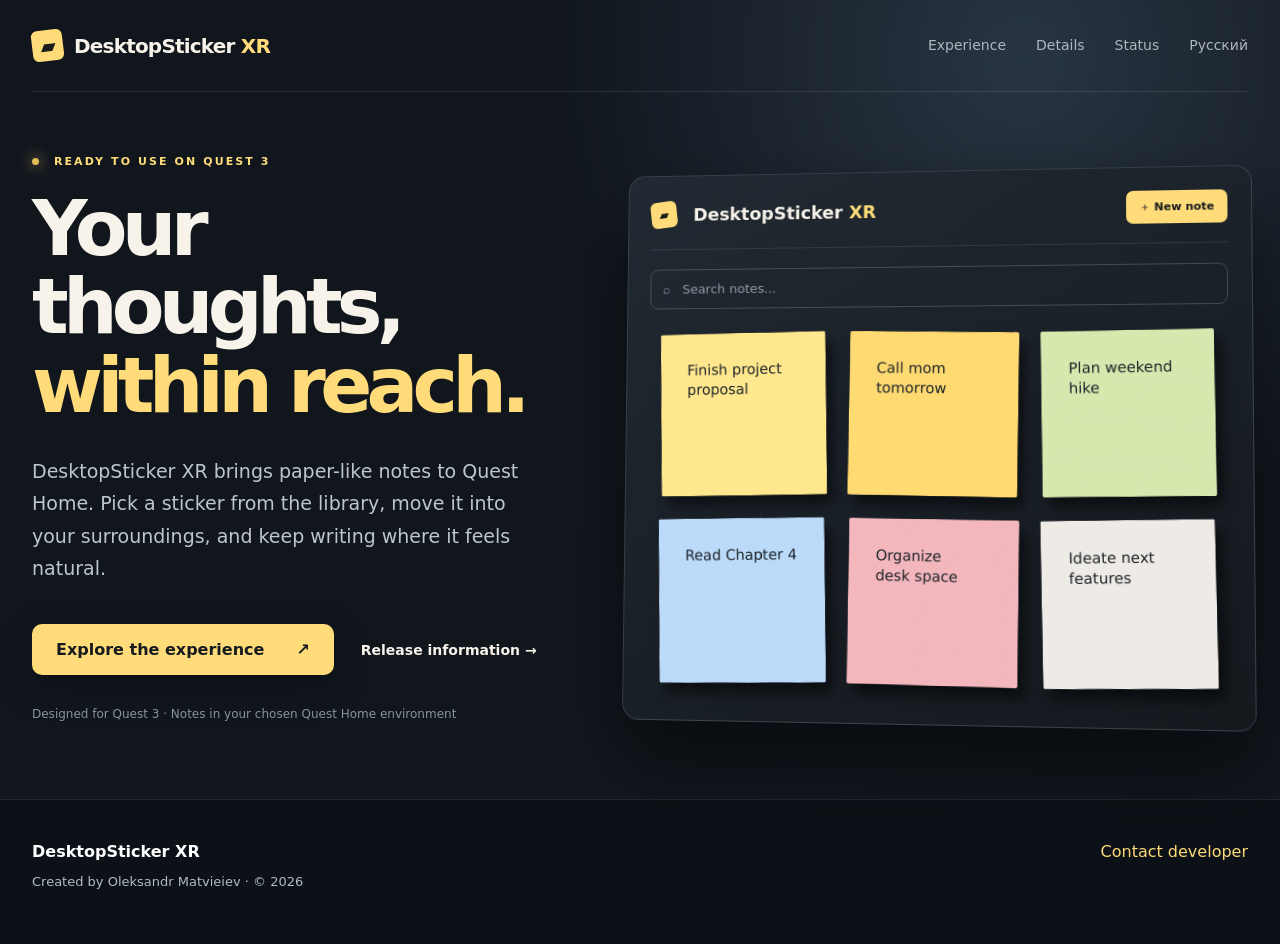
<file: index.html>
<!doctype html>
<html lang="en">
<head>
  <meta charset="utf-8">
  <meta name="viewport" content="width=device-width, initial-scale=1">
  <meta name="theme-color" content="#11161d">
  <meta name="description" content="DesktopSticker XR brings paper-like sticky notes to Quest Home. Create, move and edit notes in the environment you choose.">
  <title>DesktopSticker XR — Notes for your Quest Home</title>
  <link rel="stylesheet" href="style.css">
  <link rel="stylesheet" href="pages.css">
</head>
<body>
  <a class="skip" href="#content">Skip to content</a>
  <header class="topbar wrap">
    <a class="brand" href="index.html" aria-label="DesktopSticker XR home"><span class="brand-mark" aria-hidden="true">▰</span><span>DesktopSticker <em>XR</em></span></a>
    <nav aria-label="Main navigation"><a href="experience.html">Experience</a><a href="details.html">Details</a><a href="status.html">Status</a><a href="ru/index.html" lang="ru">Русский</a></nav>
  </header>

  <main id="content">
    <section class="hero wrap">
      <div class="hero-copy">
        <p class="eyebrow"><span class="status-dot"></span> Ready to use on Quest 3</p>
        <h1>Your thoughts, <span>within reach.</span></h1>
        <p class="lead">DesktopSticker XR brings paper-like notes to Quest Home. Pick a sticker from the library, move it into your surroundings, and keep writing where it feels natural.</p>
        <div class="hero-actions"><a class="button" href="experience.html">Explore the experience <span aria-hidden="true">↗</span></a><a class="text-link" href="status.html">Release information →</a></div>
        <p class="hero-foot">Designed for Quest 3 · Notes in your chosen Quest Home environment</p>
      </div>
      <div class="scene" role="img" aria-label="Illustration of six colored paper notes in a dark DesktopSticker XR library">
        <div class="scene-head"><span class="scene-logo">▰</span><strong>DesktopSticker <em>XR</em></strong><span class="scene-plus">＋ New note</span></div>
        <div class="scene-search">⌕ &nbsp; Search notes...</div>
        <div class="note-grid"><div class="paper yellow"><span>Finish project<br>proposal</span></div><div class="paper gold"><span>Call mom<br>tomorrow</span></div><div class="paper green"><span>Plan weekend<br>hike</span></div><div class="paper blue"><span>Read Chapter 4</span></div><div class="paper pink"><span>Organize<br>desk space</span></div><div class="paper white"><span>Ideate next<br>features</span></div></div>
      </div>
    </section>

  </main>

  <footer class="footer"><div class="wrap footer-inner"><div><strong>DesktopSticker XR</strong><p>Created by Oleksandr Matvieiev · © 2026</p></div><div><a href="mailto:matveevoleksandr83@gmail.com">Contact developer</a></div></div></footer>
</body>
</html>
</file>
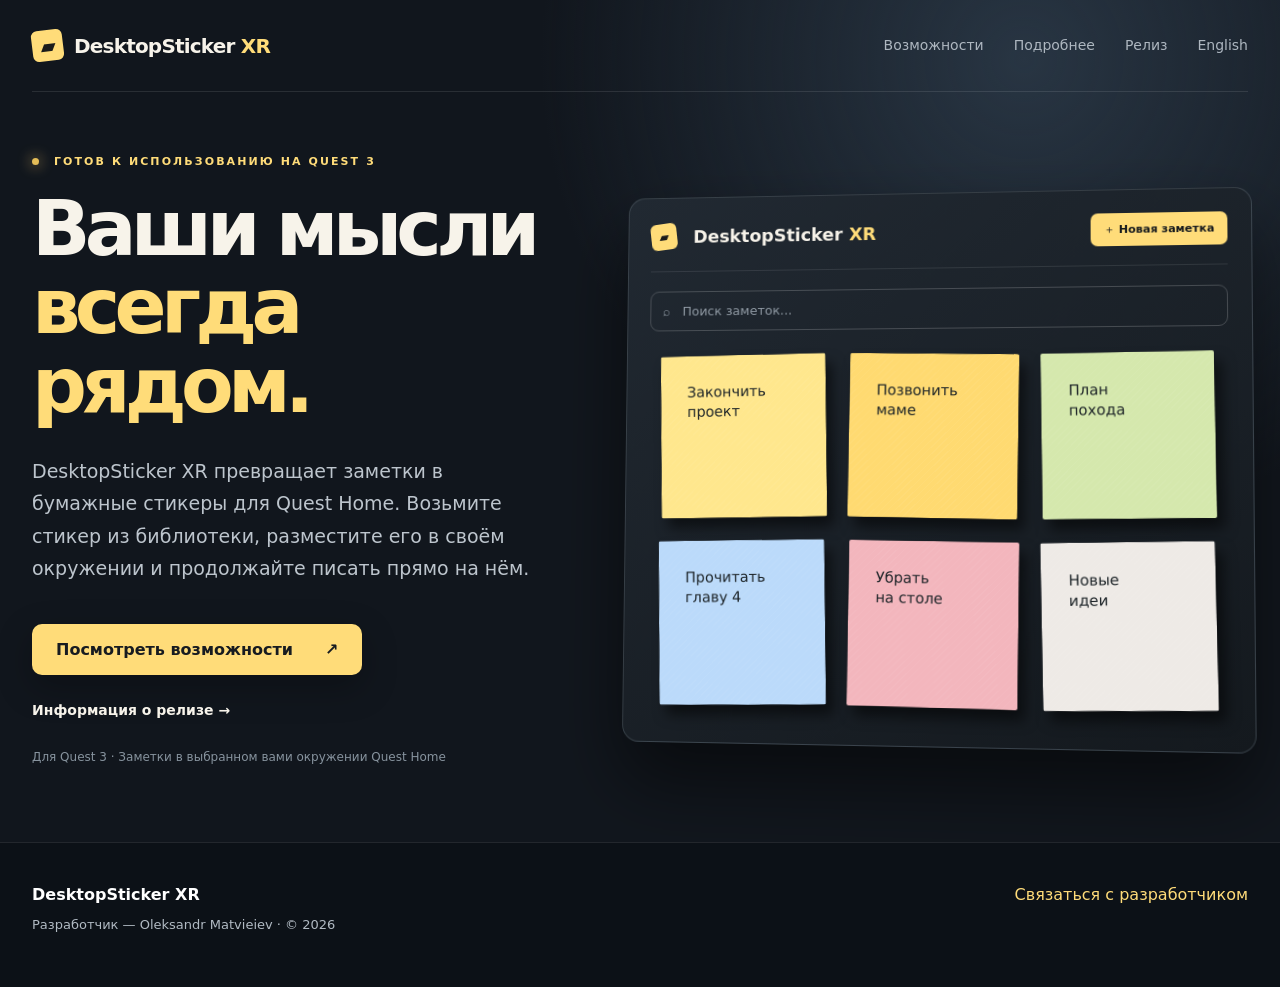
<file: ru/index.html>
<!doctype html>
<html lang="ru">
<head>
  <meta charset="utf-8">
  <meta name="viewport" content="width=device-width, initial-scale=1">
  <meta name="theme-color" content="#11161d">
  <meta name="description" content="DesktopSticker XR — бумажные стикеры в Quest Home. Создавайте, перемещайте и редактируйте заметки в выбранном окружении.">
  <title>DesktopSticker XR — Заметки в вашем Quest Home</title>
  <link rel="stylesheet" href="../style.css">
  <link rel="stylesheet" href="../pages.css">
</head>
<body>
  <a class="skip" href="#content">Перейти к содержанию</a>
  <header class="topbar wrap">
    <a class="brand" href="index.html" aria-label="DesktopSticker XR — главная"><span class="brand-mark" aria-hidden="true">▰</span><span>DesktopSticker <em>XR</em></span></a>
    <nav aria-label="Основная навигация"><a href="experience.html">Возможности</a><a href="details.html">Подробнее</a><a href="status.html">Релиз</a><a href="../index.html" lang="en">English</a></nav>
  </header>
  <main id="content">
    <section class="hero wrap">
      <div class="hero-copy">
        <p class="eyebrow"><span class="status-dot"></span> Готов к использованию на Quest 3</p>
        <h1>Ваши мысли <span>всегда рядом.</span></h1>
        <p class="lead">DesktopSticker XR превращает заметки в бумажные стикеры для Quest Home. Возьмите стикер из библиотеки, разместите его в своём окружении и продолжайте писать прямо на нём.</p>
        <div class="hero-actions"><a class="button" href="experience.html">Посмотреть возможности <span aria-hidden="true">↗</span></a><a class="text-link" href="status.html">Информация о релизе →</a></div>
        <p class="hero-foot">Для Quest 3 · Заметки в выбранном вами окружении Quest Home</p>
      </div>
      <div class="scene" role="img" aria-label="Иллюстрация библиотеки DesktopSticker XR с шестью разноцветными бумажными стикерами">
        <div class="scene-head"><span class="scene-logo">▰</span><strong>DesktopSticker <em>XR</em></strong><span class="scene-plus">＋ Новая заметка</span></div>
        <div class="scene-search">⌕ &nbsp; Поиск заметок...</div>
        <div class="note-grid"><div class="paper yellow"><span>Закончить<br>проект</span></div><div class="paper gold"><span>Позвонить<br>маме</span></div><div class="paper green"><span>План<br>похода</span></div><div class="paper blue"><span>Прочитать<br>главу 4</span></div><div class="paper pink"><span>Убрать<br>на столе</span></div><div class="paper white"><span>Новые<br>идеи</span></div></div>
      </div>
    </section>
  </main>
  <footer class="footer"><div class="wrap footer-inner"><div><strong>DesktopSticker XR</strong><p>Разработчик — Oleksandr Matvieiev · © 2026</p></div><div><a href="mailto:matveevoleksandr83@gmail.com">Связаться с разработчиком</a></div></div></footer>
</body>
</html>
</file>
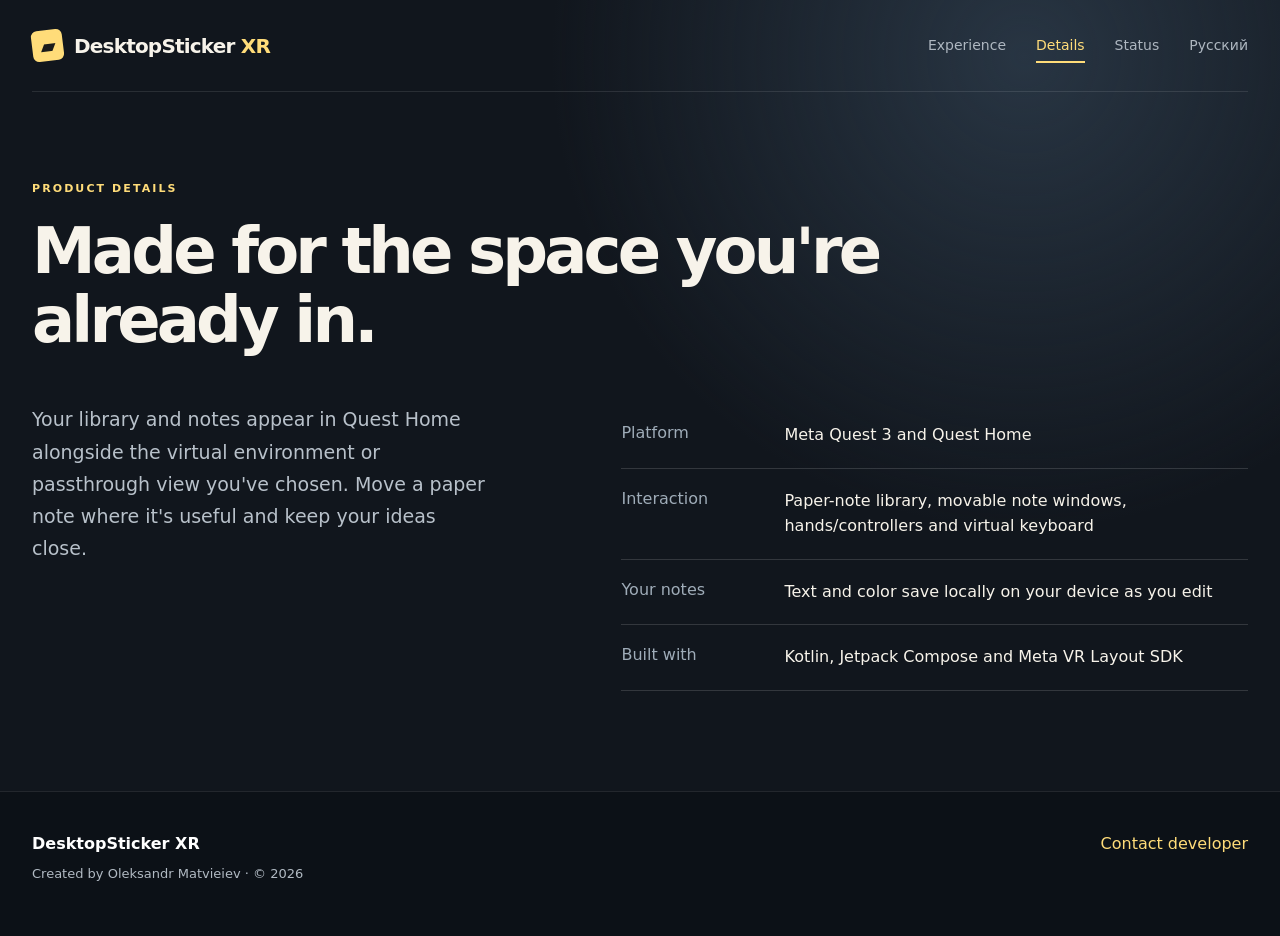
<file: details.html>
<!doctype html>
<html lang="en">
<head>
  <meta charset="utf-8">
  <meta name="viewport" content="width=device-width, initial-scale=1">
  <meta name="theme-color" content="#11161d">
  <meta name="description" content="DesktopSticker XR brings movable, editable paper notes to your chosen Quest Home environment.">
  <title>Details — DesktopSticker XR</title>
  <link rel="stylesheet" href="style.css">
  <link rel="stylesheet" href="pages.css">
</head>
<body>
  <a class="skip" href="#content">Skip to content</a>
  <header class="topbar wrap">
    <a class="brand" href="index.html" aria-label="DesktopSticker XR home"><span class="brand-mark" aria-hidden="true">▰</span><span>DesktopSticker <em>XR</em></span></a>
    <nav aria-label="Main navigation"><a href="experience.html">Experience</a><a href="details.html" aria-current="page">Details</a><a href="status.html">Status</a><a href="ru/details.html" lang="ru">Русский</a></nav>
  </header>
  <main id="content" class="page-main">
    <div class="page-intro"><p class="eyebrow">Product details</p><h1>Made for the space you're already in.</h1></div>
    <div class="detail-layout">
      <p>Your library and notes appear in Quest Home alongside the virtual environment or passthrough view you've chosen. Move a paper note where it's useful and keep your ideas close.</p>
      <dl>
        <div><dt>Platform</dt><dd>Meta Quest 3 and Quest Home</dd></div>
        <div><dt>Interaction</dt><dd>Paper-note library, movable note windows, hands/controllers and virtual keyboard</dd></div>
        <div><dt>Your notes</dt><dd>Text and color save locally on your device as you edit</dd></div>
        <div><dt>Built with</dt><dd>Kotlin, Jetpack Compose and Meta VR Layout SDK</dd></div>
      </dl>
    </div>
  </main>
  <footer class="footer"><div class="wrap footer-inner"><div><strong>DesktopSticker XR</strong><p>Created by Oleksandr Matvieiev · © 2026</p></div><div><a href="mailto:matveevoleksandr83@gmail.com">Contact developer</a></div></div></footer>
</body>
</html>
</file>
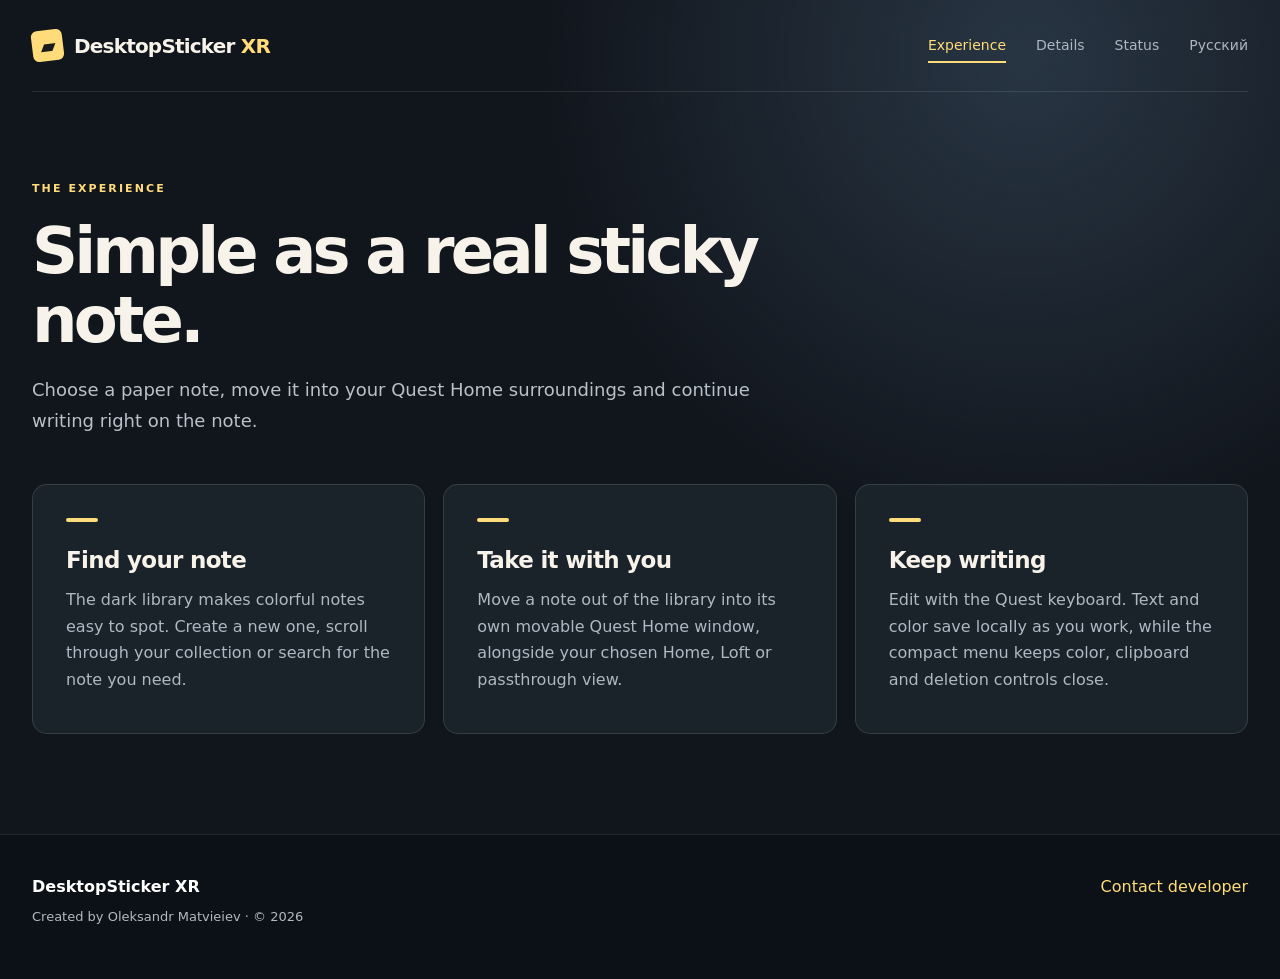
<file: experience.html>
<!doctype html>
<html lang="en">
<head>
  <meta charset="utf-8">
  <meta name="viewport" content="width=device-width, initial-scale=1">
  <meta name="theme-color" content="#11161d">
  <meta name="description" content="Explore how DesktopSticker XR notes move from your Quest Home library into your surroundings.">
  <title>Experience — DesktopSticker XR</title>
  <link rel="stylesheet" href="style.css">
  <link rel="stylesheet" href="pages.css">
</head>
<body>
  <a class="skip" href="#content">Skip to content</a>
  <header class="topbar wrap">
    <a class="brand" href="index.html" aria-label="DesktopSticker XR home"><span class="brand-mark" aria-hidden="true">▰</span><span>DesktopSticker <em>XR</em></span></a>
    <nav aria-label="Main navigation"><a href="experience.html" aria-current="page">Experience</a><a href="details.html">Details</a><a href="status.html">Status</a><a href="ru/experience.html" lang="ru">Русский</a></nav>
  </header>
  <main id="content" class="page-main">
    <div class="page-intro">
      <p class="eyebrow">The experience</p>
      <h1>Simple as a real sticky note.</h1>
      <p>Choose a paper note, move it into your Quest Home surroundings and continue writing right on the note.</p>
    </div>
    <div class="features">
      <article><h3>Find your note</h3><p>The dark library makes colorful notes easy to spot. Create a new one, scroll through your collection or search for the note you need.</p></article>
      <article><h3>Take it with you</h3><p>Move a note out of the library into its own movable Quest Home window, alongside your chosen Home, Loft or passthrough view.</p></article>
      <article><h3>Keep writing</h3><p>Edit with the Quest keyboard. Text and color save locally as you work, while the compact menu keeps color, clipboard and deletion controls close.</p></article>
    </div>
  </main>
  <footer class="footer"><div class="wrap footer-inner"><div><strong>DesktopSticker XR</strong><p>Created by Oleksandr Matvieiev · © 2026</p></div><div><a href="mailto:matveevoleksandr83@gmail.com">Contact developer</a></div></div></footer>
</body>
</html>
</file>
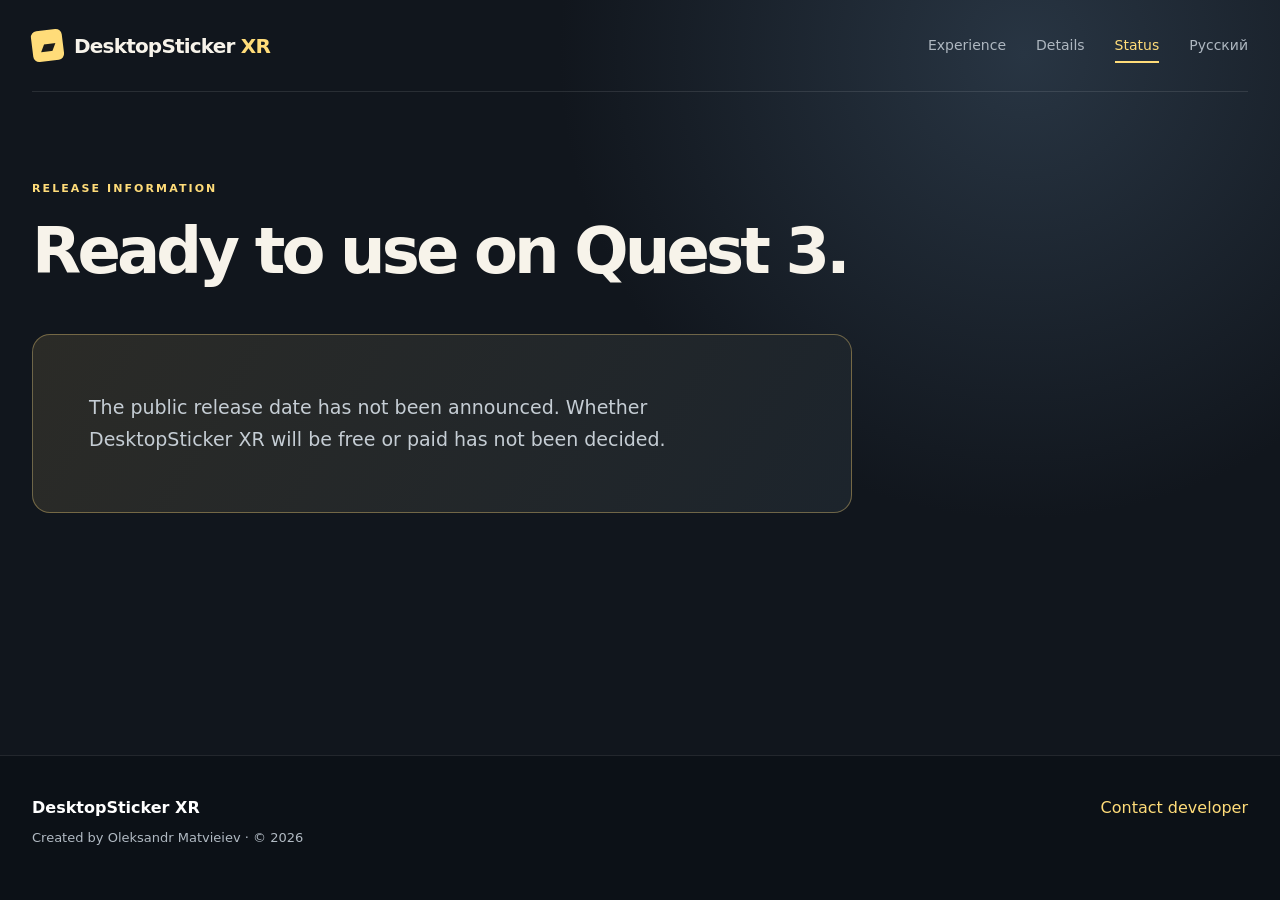
<file: status.html>
<!doctype html>
<html lang="en">
<head>
  <meta charset="utf-8">
  <meta name="viewport" content="width=device-width, initial-scale=1">
  <meta name="theme-color" content="#11161d">
  <meta name="description" content="DesktopSticker XR is ready to use on Quest 3. Public release details will be announced later.">
  <title>Status — DesktopSticker XR</title>
  <link rel="stylesheet" href="style.css">
  <link rel="stylesheet" href="pages.css">
</head>
<body>
  <a class="skip" href="#content">Skip to content</a>
  <header class="topbar wrap">
    <a class="brand" href="index.html" aria-label="DesktopSticker XR home"><span class="brand-mark" aria-hidden="true">▰</span><span>DesktopSticker <em>XR</em></span></a>
    <nav aria-label="Main navigation"><a href="experience.html">Experience</a><a href="details.html">Details</a><a href="status.html" aria-current="page">Status</a><a href="ru/status.html" lang="ru">Русский</a></nav>
  </header>
  <main id="content" class="page-main">
    <div class="page-intro"><p class="eyebrow">Release information</p><h1>Ready to use on Quest 3.</h1></div>
    <div class="release-card"><p>The public release date has not been announced. Whether DesktopSticker XR will be free or paid has not been decided.</p></div>
  </main>
  <footer class="footer"><div class="wrap footer-inner"><div><strong>DesktopSticker XR</strong><p>Created by Oleksandr Matvieiev · © 2026</p></div><div><a href="mailto:matveevoleksandr83@gmail.com">Contact developer</a></div></div></footer>
</body>
</html>
</file>
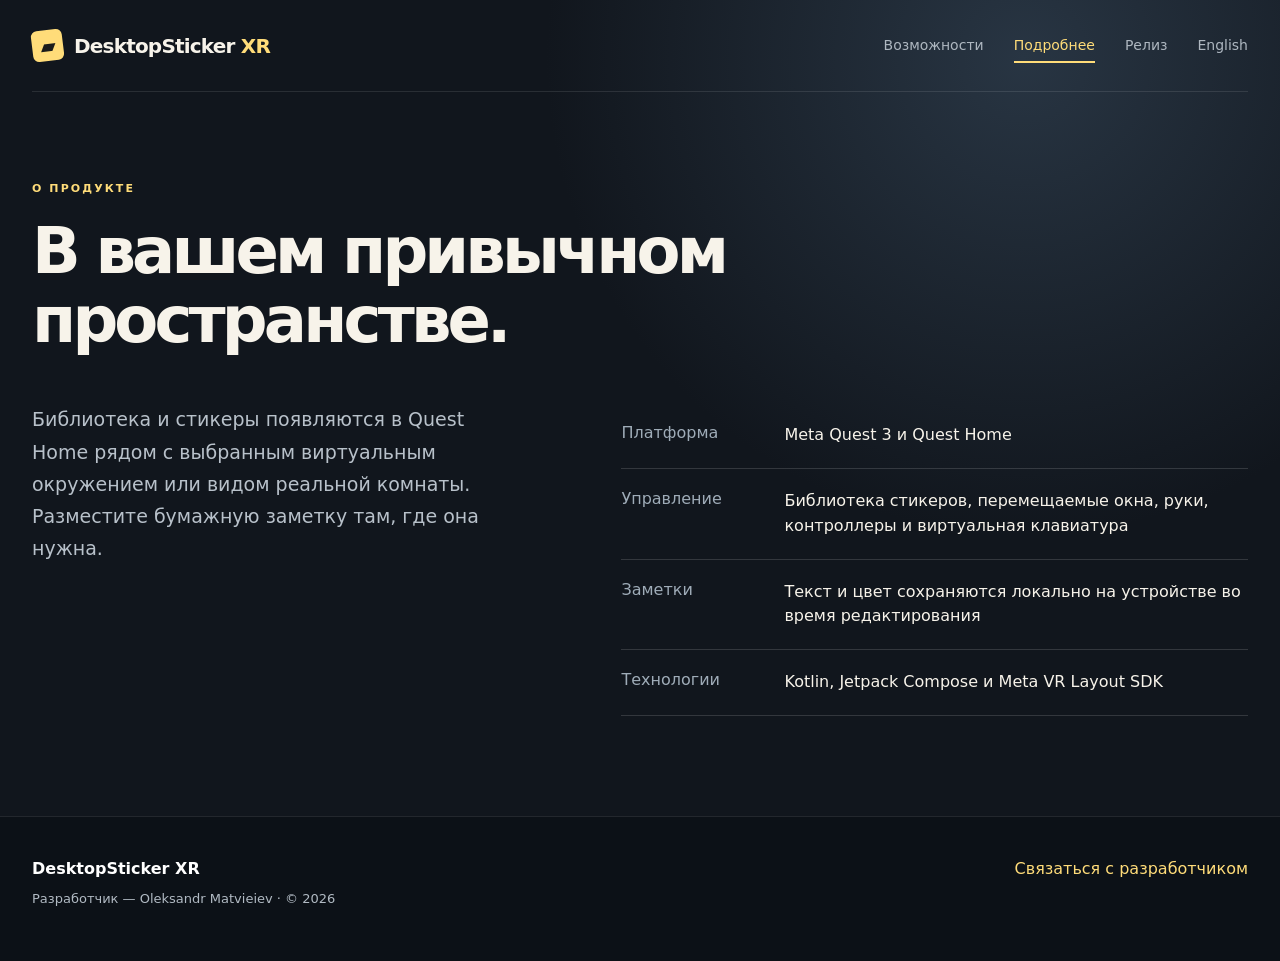
<file: ru/details.html>
<!doctype html>
<html lang="ru">
<head>
  <meta charset="utf-8">
  <meta name="viewport" content="width=device-width, initial-scale=1">
  <meta name="theme-color" content="#11161d">
  <meta name="description" content="DesktopSticker XR добавляет перемещаемые и редактируемые бумажные заметки в ваше окружение Quest Home.">
  <title>Подробнее — DesktopSticker XR</title>
  <link rel="stylesheet" href="../style.css">
  <link rel="stylesheet" href="../pages.css">
</head>
<body>
  <a class="skip" href="#content">Перейти к содержанию</a>
  <header class="topbar wrap">
    <a class="brand" href="index.html" aria-label="DesktopSticker XR — главная"><span class="brand-mark" aria-hidden="true">▰</span><span>DesktopSticker <em>XR</em></span></a>
    <nav aria-label="Основная навигация"><a href="experience.html">Возможности</a><a href="details.html" aria-current="page">Подробнее</a><a href="status.html">Релиз</a><a href="../details.html" lang="en">English</a></nav>
  </header>
  <main id="content" class="page-main">
    <div class="page-intro"><p class="eyebrow">О продукте</p><h1>В вашем привычном пространстве.</h1></div>
    <div class="detail-layout">
      <p>Библиотека и стикеры появляются в Quest Home рядом с выбранным виртуальным окружением или видом реальной комнаты. Разместите бумажную заметку там, где она нужна.</p>
      <dl>
        <div><dt>Платформа</dt><dd>Meta Quest 3 и Quest Home</dd></div>
        <div><dt>Управление</dt><dd>Библиотека стикеров, перемещаемые окна, руки, контроллеры и виртуальная клавиатура</dd></div>
        <div><dt>Заметки</dt><dd>Текст и цвет сохраняются локально на устройстве во время редактирования</dd></div>
        <div><dt>Технологии</dt><dd>Kotlin, Jetpack Compose и Meta VR Layout SDK</dd></div>
      </dl>
    </div>
  </main>
  <footer class="footer"><div class="wrap footer-inner"><div><strong>DesktopSticker XR</strong><p>Разработчик — Oleksandr Matvieiev · © 2026</p></div><div><a href="mailto:matveevoleksandr83@gmail.com">Связаться с разработчиком</a></div></div></footer>
</body>
</html>
</file>
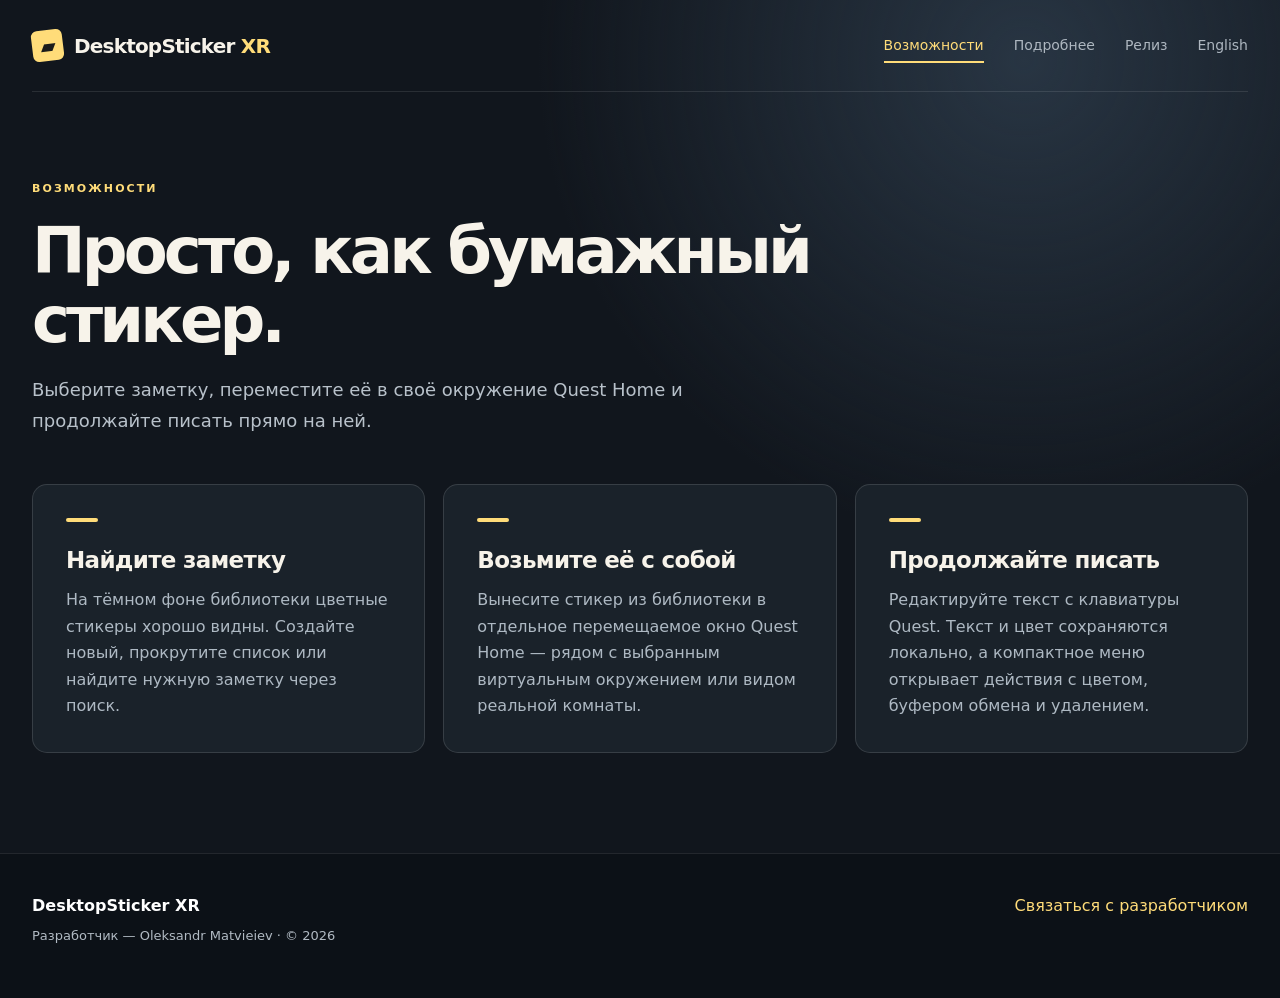
<file: ru/experience.html>
<!doctype html>
<html lang="ru">
<head>
  <meta charset="utf-8">
  <meta name="viewport" content="width=device-width, initial-scale=1">
  <meta name="theme-color" content="#11161d">
  <meta name="description" content="Узнайте, как стикеры DesktopSticker XR перемещаются из библиотеки Quest Home в ваше окружение.">
  <title>Возможности — DesktopSticker XR</title>
  <link rel="stylesheet" href="../style.css">
  <link rel="stylesheet" href="../pages.css">
</head>
<body>
  <a class="skip" href="#content">Перейти к содержанию</a>
  <header class="topbar wrap">
    <a class="brand" href="index.html" aria-label="DesktopSticker XR — главная"><span class="brand-mark" aria-hidden="true">▰</span><span>DesktopSticker <em>XR</em></span></a>
    <nav aria-label="Основная навигация"><a href="experience.html" aria-current="page">Возможности</a><a href="details.html">Подробнее</a><a href="status.html">Релиз</a><a href="../experience.html" lang="en">English</a></nav>
  </header>
  <main id="content" class="page-main">
    <div class="page-intro"><p class="eyebrow">Возможности</p><h1>Просто, как бумажный стикер.</h1><p>Выберите заметку, переместите её в своё окружение Quest Home и продолжайте писать прямо на ней.</p></div>
    <div class="features">
      <article><h3>Найдите заметку</h3><p>На тёмном фоне библиотеки цветные стикеры хорошо видны. Создайте новый, прокрутите список или найдите нужную заметку через поиск.</p></article>
      <article><h3>Возьмите её с собой</h3><p>Вынесите стикер из библиотеки в отдельное перемещаемое окно Quest Home — рядом с выбранным виртуальным окружением или видом реальной комнаты.</p></article>
      <article><h3>Продолжайте писать</h3><p>Редактируйте текст с клавиатуры Quest. Текст и цвет сохраняются локально, а компактное меню открывает действия с цветом, буфером обмена и удалением.</p></article>
    </div>
  </main>
  <footer class="footer"><div class="wrap footer-inner"><div><strong>DesktopSticker XR</strong><p>Разработчик — Oleksandr Matvieiev · © 2026</p></div><div><a href="mailto:matveevoleksandr83@gmail.com">Связаться с разработчиком</a></div></div></footer>
</body>
</html>
</file>
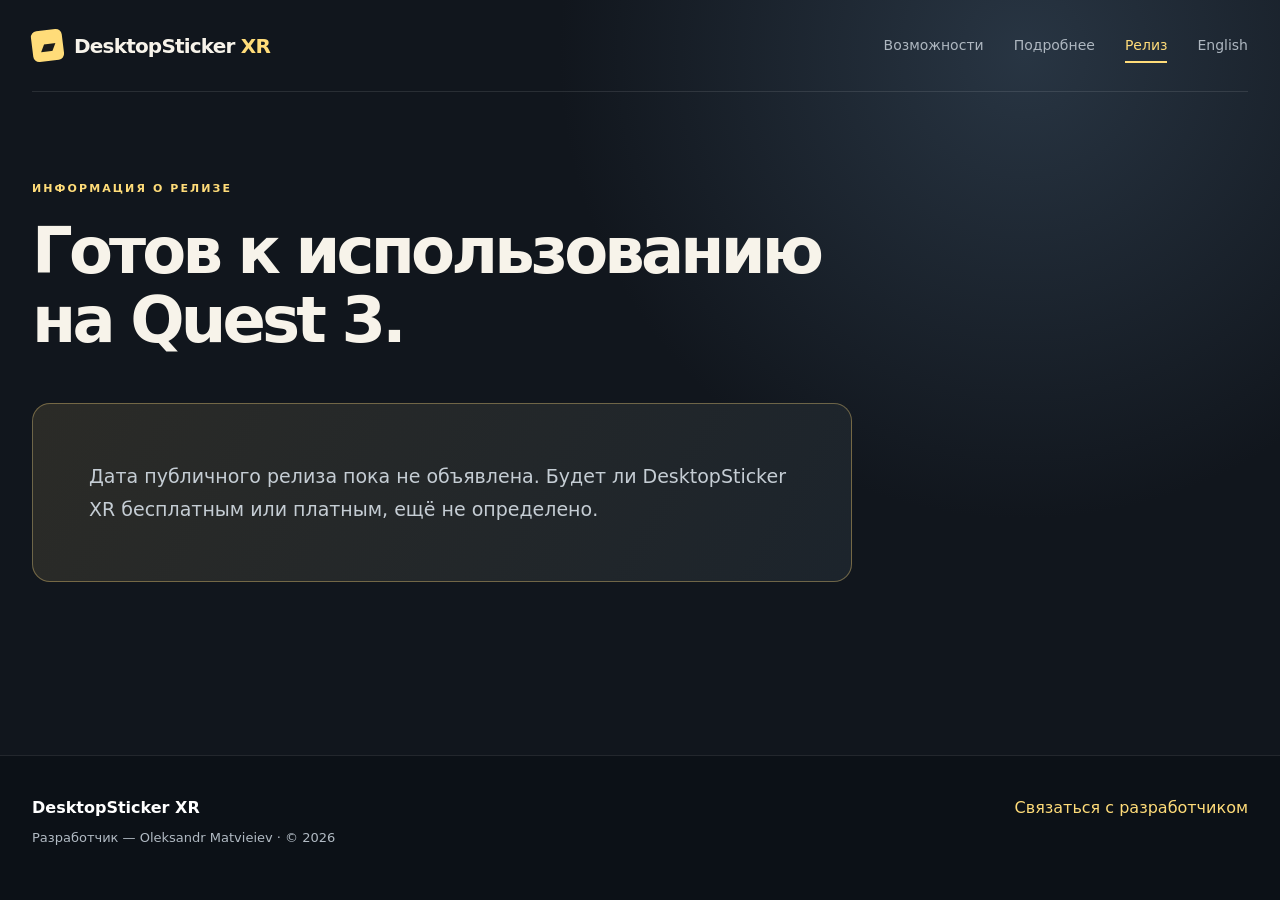
<file: ru/status.html>
<!doctype html>
<html lang="ru">
<head>
  <meta charset="utf-8">
  <meta name="viewport" content="width=device-width, initial-scale=1">
  <meta name="theme-color" content="#11161d">
  <meta name="description" content="DesktopSticker XR готов к использованию на Quest 3. Информация о публичном релизе появится позже.">
  <title>Релиз — DesktopSticker XR</title>
  <link rel="stylesheet" href="../style.css">
  <link rel="stylesheet" href="../pages.css">
</head>
<body>
  <a class="skip" href="#content">Перейти к содержанию</a>
  <header class="topbar wrap">
    <a class="brand" href="index.html" aria-label="DesktopSticker XR — главная"><span class="brand-mark" aria-hidden="true">▰</span><span>DesktopSticker <em>XR</em></span></a>
    <nav aria-label="Основная навигация"><a href="experience.html">Возможности</a><a href="details.html">Подробнее</a><a href="status.html" aria-current="page">Релиз</a><a href="../status.html" lang="en">English</a></nav>
  </header>
  <main id="content" class="page-main">
    <div class="page-intro"><p class="eyebrow">Информация о релизе</p><h1>Готов к использованию на Quest 3.</h1></div>
    <div class="release-card"><p>Дата публичного релиза пока не объявлена. Будет ли DesktopSticker XR бесплатным или платным, ещё не определено.</p></div>
  </main>
  <footer class="footer"><div class="wrap footer-inner"><div><strong>DesktopSticker XR</strong><p>Разработчик — Oleksandr Matvieiev · © 2026</p></div><div><a href="mailto:matveevoleksandr83@gmail.com">Связаться с разработчиком</a></div></div></footer>
</body>
</html>
</file>
<file: style.css>
:root{color-scheme:dark;font-family:Inter,ui-sans-serif,system-ui,-apple-system,BlinkMacSystemFont,"Segoe UI",sans-serif;background:#11161d;color:#f7f3ea;font-synthesis:none}*{box-sizing:border-box}html{scroll-behavior:smooth}body{margin:0;background:radial-gradient(circle at 80% 6%,#283543 0,transparent 35%),#11161d}a{color:inherit;text-decoration:none}a:focus-visible{outline:2px solid #ffdc79;outline-offset:5px}.wrap{width:min(1320px,calc(100% - 64px));margin:auto}.skip{position:absolute;left:-9999px;top:8px;background:#ffdc79;color:#11161d;padding:12px;z-index:20}.skip:focus{left:8px}.topbar{height:92px;display:flex;align-items:center;justify-content:space-between;gap:32px;border-bottom:1px solid #ffffff1a}.brand{font-size:20px;letter-spacing:-.04em;font-weight:780;white-space:nowrap}.brand em,.scene-head em{font-style:normal;color:#ffdc79}.brand-mark,.scene-logo{display:inline-grid;place-items:center;background:#ffdc79;color:#1a1b1b;border-radius:6px;width:31px;height:31px;margin-right:11px;transform:rotate(-7deg)}nav{display:flex;gap:30px;color:#aeb7c0;font-size:14px}nav a:hover,.text-link:hover,.footer a:hover{color:#ffdc79}.hero{display:grid;grid-template-columns:.9fr 1.1fr;gap:70px;align-items:center;padding-top:90px;padding-bottom:112px}.eyebrow{text-transform:uppercase;letter-spacing:.19em;font-size:11px;font-weight:800;color:#ffdc79;margin:0 0 22px}.status-dot{display:inline-block;width:7px;height:7px;border-radius:50%;background:#e3bc57;margin-right:9px;box-shadow:0 0 14px #f4ca6c}.hero h1{font-size:clamp(52px,6vw,92px);line-height:1.02;letter-spacing:-.075em;margin:0 0 30px;max-width:700px}.hero h1 span{color:#ffdc79}.lead{font-size:19px;line-height:1.7;color:#bdc5cd;max-width:570px}.hero-actions{display:flex;align-items:center;gap:27px;flex-wrap:wrap;margin:40px 0 30px}.button{display:inline-flex;gap:32px;align-items:center;background:#ffdc79;color:#171b20;padding:16px 24px;border-radius:10px;font-weight:750;box-shadow:0 12px 35px #0004}.button:hover{background:#ffe69e}.text-link{font-weight:650;font-size:14px}.hero-foot{font-size:12px;color:#87939e;line-height:1.6}.scene{background:linear-gradient(150deg,#212932,#14191e);border:1px solid #64707c66;border-radius:17px;padding:23px;box-shadow:0 38px 75px #0008;transform:perspective(1000px) rotateY(-4deg) rotateX(2deg)}.scene-head{display:flex;align-items:center;gap:6px;font-size:18px;padding-bottom:19px;border-bottom:1px solid #ffffff18}.scene-logo{font-size:13px;width:27px;height:27px}.scene-plus{margin-left:auto;background:#ffdc79;color:#15191d;padding:9px 13px;border-radius:7px;font-size:11px;font-weight:750}.scene-search{border:1px solid #ffffff30;border-radius:9px;color:#919ba5;padding:12px;margin:20px 0;font-size:13px}.note-grid{display:grid;grid-template-columns:repeat(3,1fr);gap:23px;padding:5px 13px 15px}.paper{aspect-ratio:1.03;display:flex;align-items:flex-start;padding:16%;color:#1c2327;font-size:clamp(10px,1.15vw,19px);line-height:1.35;box-shadow:7px 10px 13px #0008;border-radius:2px;transform:rotate(-1deg);background-image:repeating-linear-gradient(135deg,#ffffff0b 0 1px,transparent 1px 5px)}.paper:nth-child(2){transform:rotate(.8deg)}.paper:nth-child(3){transform:rotate(-.7deg)}.paper:nth-child(5){transform:rotate(.7deg)}.yellow{background-color:#ffe78d}.gold{background-color:#ffda71}.green{background-color:#d5e8ad}.blue{background-color:#bbdafa}.pink{background-color:#f3b6bd}.white{background-color:#eeeae6}.section{padding-top:105px;padding-bottom:110px;border-top:1px solid #ffffff12}.section-heading{max-width:720px;margin-bottom:45px}.section h2{font-size:clamp(35px,4vw,58px);letter-spacing:-.055em;line-height:1.13;margin:0 0 20px}.section-heading>p:last-child,.details p,.russian p,.status-card p{line-height:1.7;color:#b8c1ca}.features{display:grid;grid-template-columns:repeat(3,1fr);gap:18px}.features article{border:1px solid #ffffff20;border-radius:15px;padding:33px;background:#1a222a;min-height:250px}.feature-number{font-size:13px;font-weight:750;color:#e8bd58}.features h3{font-size:23px;letter-spacing:-.03em;margin:27px 0 14px}.features p{color:#aeb9c3;line-height:1.65;margin:0}.details{background:#18212a}.details-grid{display:grid;grid-template-columns:1fr 1fr;gap:90px}.details-grid>div:first-child{max-width:530px}.details dl{margin:0}.details dl div{display:grid;grid-template-columns:145px 1fr;gap:18px;padding:19px 0;border-bottom:1px solid #ffffff24}.details dt{color:#8e9ba7;font-size:13px}.details dd{margin:0;line-height:1.55}.status-card{border:1px solid #e4c47267;background:linear-gradient(120deg,#2b2b27,#1c242c);border-radius:18px;padding:58px;max-width:920px}.status-card p{max-width:780px}.russian{max-width:1000px}.footer{background:#0c1117;border-top:1px solid #ffffff18;padding:42px 0;color:#b1bac3}.footer-inner{display:flex;justify-content:space-between;gap:30px}.footer strong{color:#fff}.footer p{font-size:13px}.footer a{color:#ffdc79}@media(max-width:1050px){.hero{grid-template-columns:1fr;gap:48px;padding-top:65px}.scene{max-width:760px}.details-grid{gap:40px}}@media(max-width:700px){.wrap{width:min(100% - 34px,1320px)}.topbar{height:auto;padding:22px 0;align-items:flex-start;flex-direction:column}nav{flex-wrap:wrap;gap:14px 22px}.hero{padding-bottom:65px}.hero h1{font-size:53px}.lead{font-size:17px}.scene{padding:12px;transform:none}.scene-head{font-size:12px}.scene-plus{font-size:9px}.note-grid{gap:9px;padding:0 5px 9px}.paper{padding:10%;font-size:10px}.section{padding-top:72px;padding-bottom:76px}.features,.details-grid{grid-template-columns:1fr}.features article{min-height:0}.details dl div{grid-template-columns:95px 1fr}.status-card{padding:30px}.footer-inner{flex-direction:column}}
</file>
<file: pages.css>
body {
  min-height: 100vh;
  display: flex;
  flex-direction: column;
}

main { flex: 1; }

.topbar nav a {
  padding: 8px 0;
  border-bottom: 2px solid transparent;
}

.topbar nav a[aria-current="page"] {
  color: #ffdc79;
  border-bottom-color: #ffdc79;
}

.hero {
  min-height: calc(100vh - 200px);
  padding-top: clamp(48px, 7vh, 90px);
  padding-bottom: clamp(48px, 7vh, 90px);
}

.page-main {
  width: min(1320px, calc(100% - 64px));
  margin: 0 auto;
  padding: clamp(64px, 10vh, 110px) 0 100px;
}

.page-intro {
  max-width: 850px;
  margin-bottom: 48px;
}

.page-intro h1 {
  margin: 0 0 20px;
  font-size: clamp(42px, 5vw, 72px);
  line-height: 1.08;
  letter-spacing: -.06em;
}

.page-intro > p:last-child {
  max-width: 720px;
  margin: 0;
  color: #b8c1ca;
  font-size: 18px;
  line-height: 1.7;
}

.features article::before {
  content: "";
  display: block;
  width: 32px;
  height: 4px;
  margin-bottom: 25px;
  border-radius: 4px;
  background: #ffdc79;
}

.features h3 { margin-top: 0; }

.detail-layout {
  display: grid;
  grid-template-columns: .9fr 1.1fr;
  gap: clamp(35px, 6vw, 90px);
  align-items: start;
}

.detail-layout > p {
  max-width: 460px;
  margin: 0;
  color: #b8c1ca;
  font-size: 19px;
  line-height: 1.7;
}

.detail-layout dl { margin: 0; }

.detail-layout dl > div {
  display: grid;
  grid-template-columns: 145px 1fr;
  gap: 18px;
  padding: 20px 0;
  border-bottom: 1px solid #ffffff24;
}

.detail-layout dt { color: #9facb8; }
.detail-layout dd { margin: 0; line-height: 1.55; }

.release-card {
  max-width: 820px;
  padding: clamp(28px, 5vw, 56px);
  border: 1px solid #e4c47267;
  border-radius: 18px;
  background: linear-gradient(120deg, #2b2b27, #1c242c);
}

.release-card p {
  margin: 0;
  color: #c5cdd4;
  font-size: 19px;
  line-height: 1.7;
}

@media (max-width: 800px) {
  .detail-layout { grid-template-columns: 1fr; }
}

@media (max-width: 700px) {
  .page-main { width: calc(100% - 34px); padding: 64px 0 76px; }
  .page-intro h1 { font-size: 43px; }
  .page-intro > p:last-child, .release-card p { font-size: 17px; }
  .detail-layout dl > div { grid-template-columns: 95px 1fr; }
}
</file>
